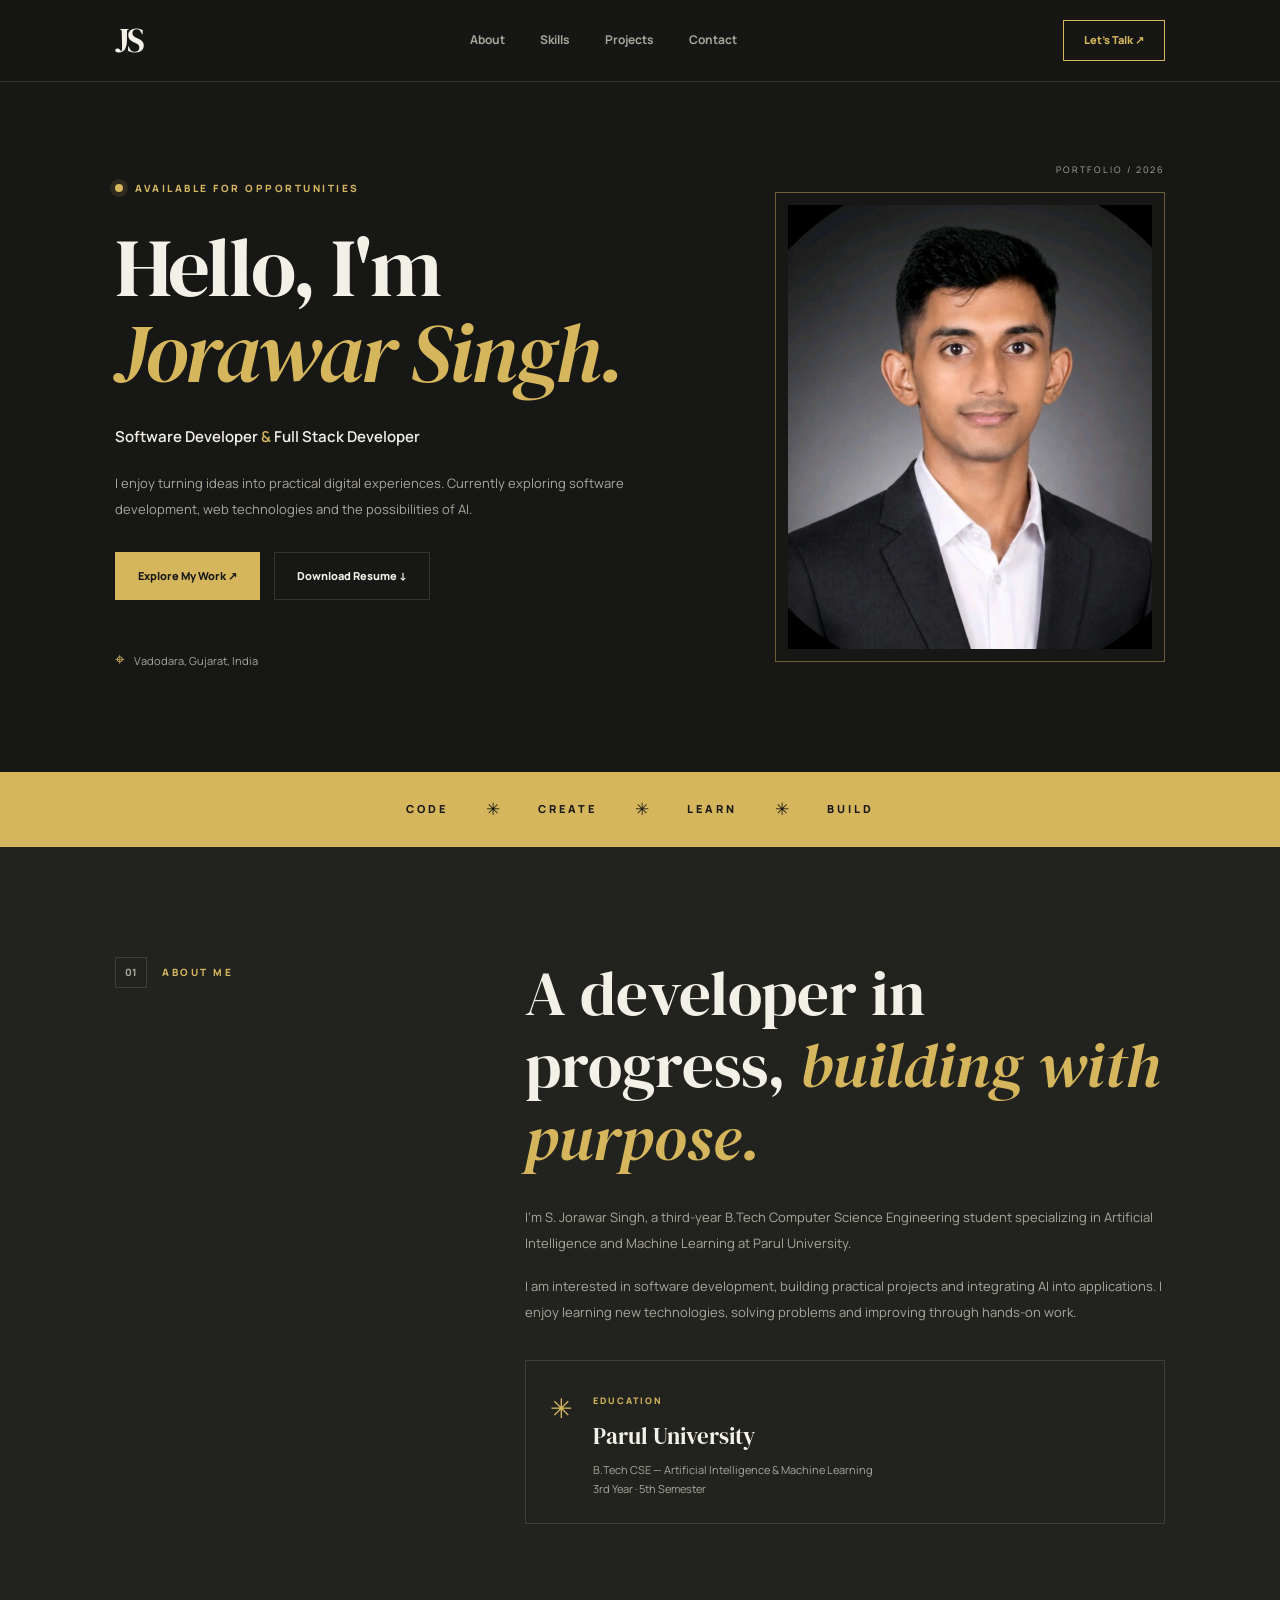
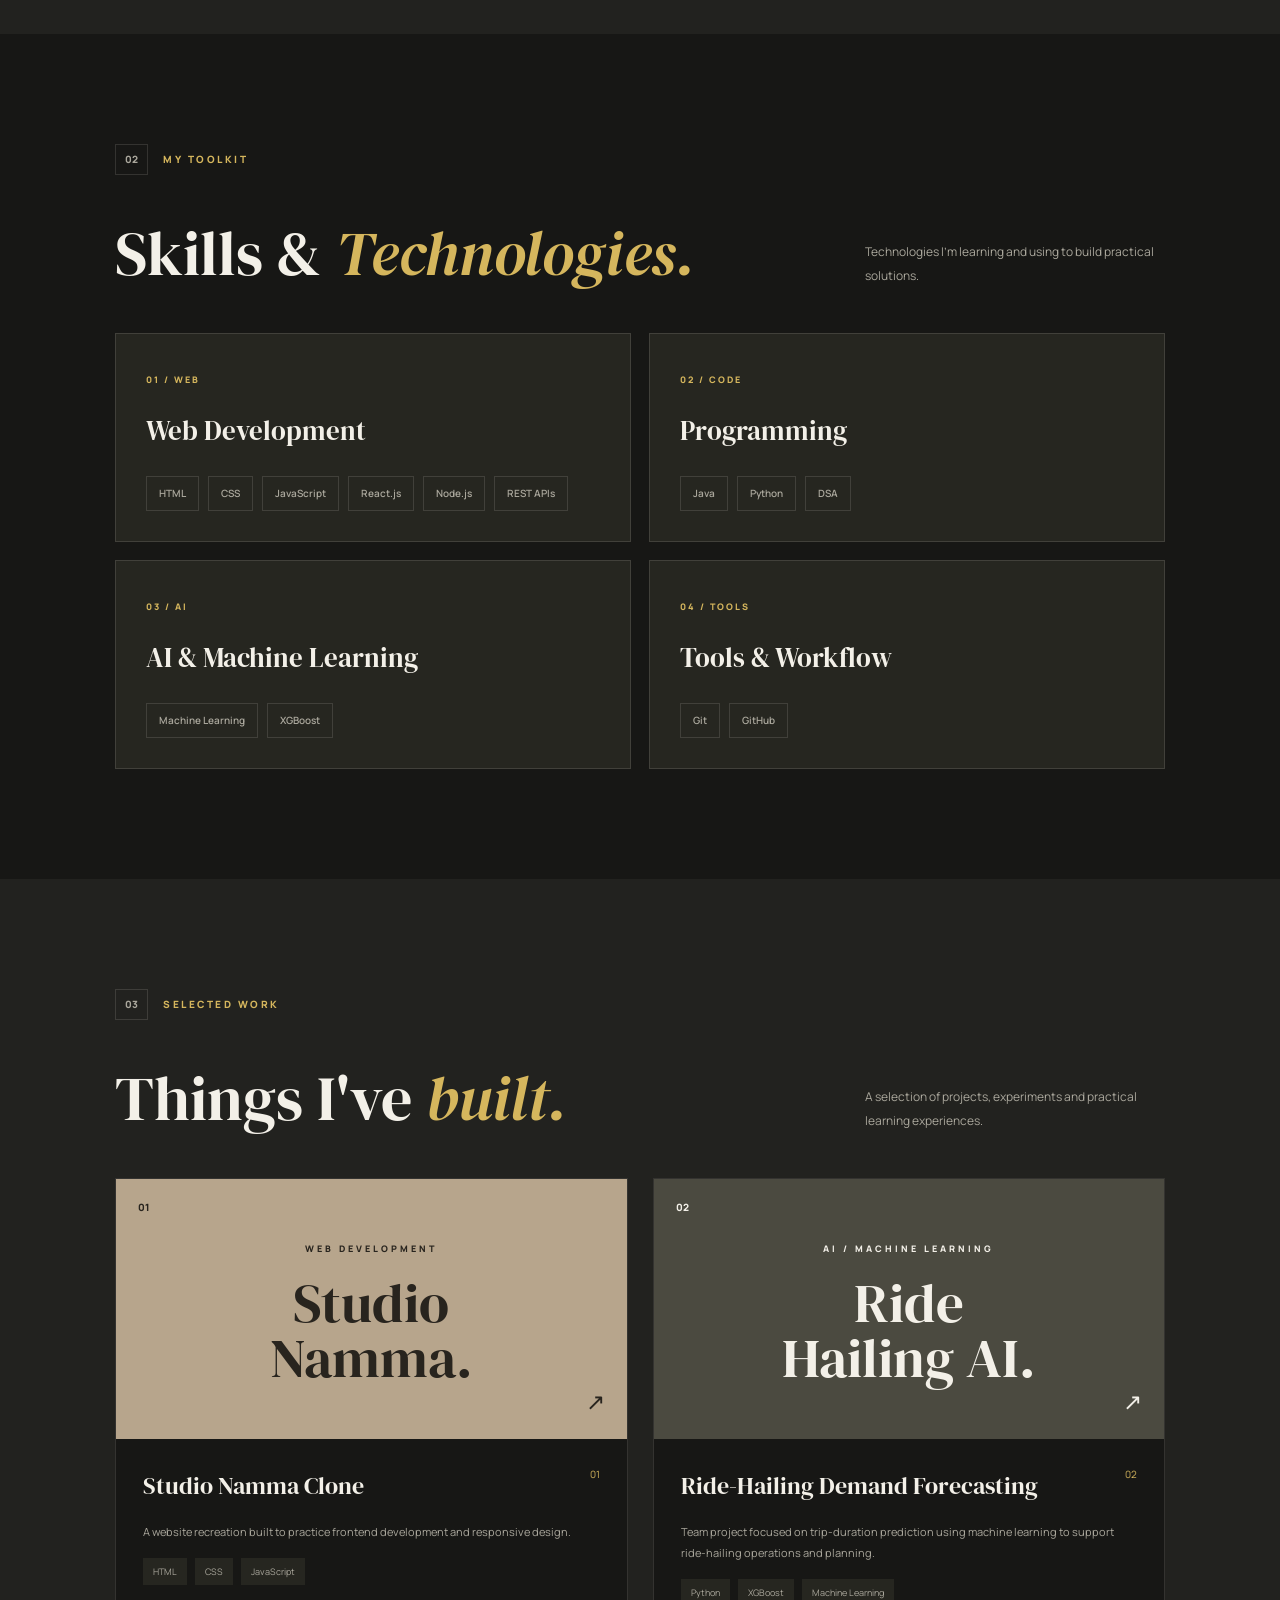
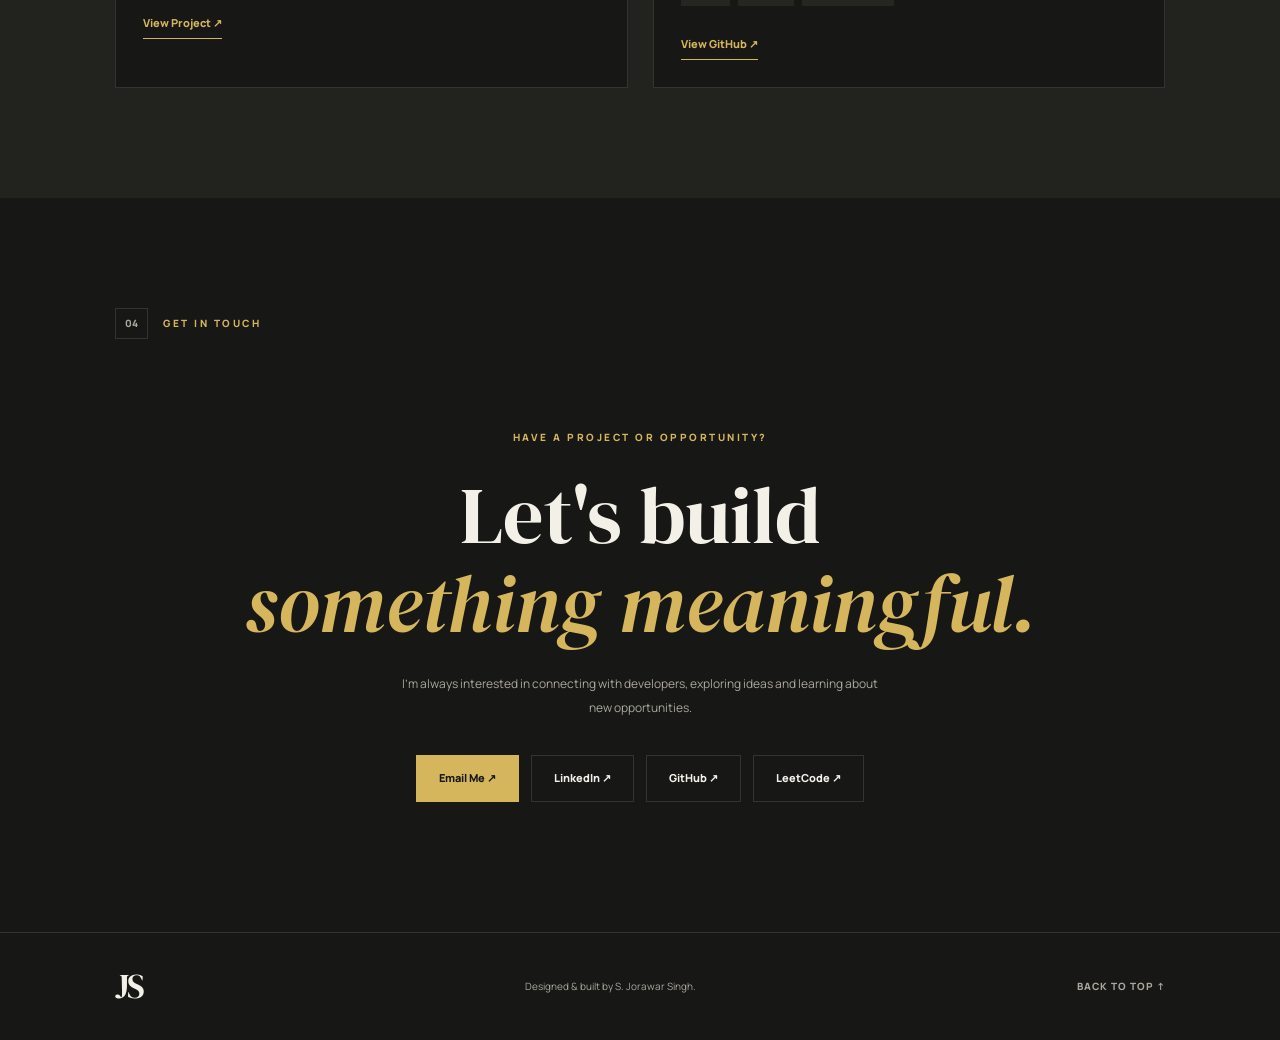
<file: WebDev-L1-PersonalPortfolio/index.html>
<!DOCTYPE html>
<html lang="en">

<head>
    <meta charset="UTF-8">
    <meta name="viewport" content="width=device-width, initial-scale=1.0">

    <title>Jorawar Singh</title>
    <meta name="description" content="Portfolio of S. Jorawar Singh, Software Developer and Full Stack Developer.">

    <link rel="preconnect" href="https://fonts.googleapis.com">
    <link rel="preconnect" href="https://fonts.gstatic.com" crossorigin>
    <link
        href="https://fonts.googleapis.com/css2?family=DM+Serif+Display&family=Manrope:wght@400;500;600;700;800&display=swap"
        rel="stylesheet">

    <link rel="stylesheet" href="style.css">
</head>

<body>
    <header class="navbar">
        <a href="#home" class="logo">JS</a>

        <nav>
            <a href="#about">About</a>
            <a href="#skills">Skills</a>
            <a href="#projects">Projects</a>
            <a href="#contact">Contact</a>
        </nav>

        <a href="#contact" class="nav-cta">Let's Talk ↗</a>
    </header>


    <main>
        <section class="hero" id="home">

            <div class="hero-content">

                <p class="eyebrow">
                    <span class="status-dot"></span>
                    AVAILABLE FOR OPPORTUNITIES
                </p>

                <h1>
                    Hello, I'm<br>
                    <span>Jorawar Singh.</span>
                </h1>

                <h2>Software Developer <span>&</span> Full Stack Developer</h2>

                <p class="hero-description">
                    I enjoy turning ideas into practical digital experiences.
                    Currently exploring software development, web technologies
                    and the possibilities of AI.
                </p>

                <div class="hero-buttons">
                    <a href="#projects" class="btn btn-primary">
                        Explore My Work ↗
                    </a>
                    <a href="https://drive.google.com/file/d/1i-O1LD1-Oi4pot8X6apBgEl1B7J8UtEw/view?usp=drive_link"
                        class="btn btn-outline" target="_blank">
                        Download Resume ↓
                    </a>
                </div>

                <div class="hero-location">
                    <span>⌖</span>
                    Vadodara, Gujarat, India
                </div>

            </div>

            <div class="hero-photo-area">

                <div class="photo-frame">

                    <img src="assets/Profile.png" alt="Jorawar Singh">
                </div>
                <div class="photo-index">PORTFOLIO / 2026</div>

            </div>

        </section>
        <section class="intro-strip">
            <p>CODE</p>
            <span>✳</span>
            <p>CREATE</p>
            <span>✳</span>
            <p>LEARN</p>
            <span>✳</span>
            <p>BUILD</p>
        </section>

        <section class="about section-padding" id="about">

            <div class="section-label">
                <span>01</span>
                ABOUT ME
            </div>

            <div class="about-content">

                <h2>
                    A developer in progress,
                    <span>building with purpose.</span>
                </h2>

                <div class="about-text">
                    <p>
                        I'm S. Jorawar Singh, a third-year B.Tech Computer
                        Science Engineering student specializing in
                        Artificial Intelligence and Machine Learning
                        at Parul University.
                    </p>

                    <p>
                        I am interested in software development, building
                        practical projects and integrating AI into
                        applications. I enjoy learning new technologies,
                        solving problems and improving through hands-on work.
                    </p>
                </div>

                <div class="education-card">
                    <div class="education-icon">✳</div>

                    <div>
                        <span>EDUCATION</span>
                        <h3>Parul University</h3>
                        <p>B.Tech CSE — Artificial Intelligence & Machine Learning</p>
                        <p>3rd Year · 5th Semester</p>
                    </div>
                </div>

            </div>

        </section>

        <section class="skills section-padding" id="skills">

            <div class="section-label">
                <span>02</span>
                MY TOOLKIT
            </div>

            <div class="section-title-row">
                <h2>Skills & <span>Technologies.</span></h2>
                <p>
                    Technologies I'm learning and using
                    to build practical solutions.
                </p>
            </div>


            <div class="skills-grid">

                <article class="skill-card">
                    <span class="skill-number">01 / WEB</span>
                    <h3>Web Development</h3>
                    <div class="skill-tags">
                        <span>HTML</span>
                        <span>CSS</span>
                        <span>JavaScript</span>
                        <span>React.js</span>
                        <span>Node.js</span>
                        <span>REST APIs</span>
                    </div>
                </article>


                <article class="skill-card">
                    <span class="skill-number">02 / CODE</span>
                    <h3>Programming</h3>
                    <div class="skill-tags">
                        <span>Java</span>
                        <span>Python</span>
                        <span>DSA</span>
                    </div>
                </article>


                <article class="skill-card">
                    <span class="skill-number">03 / AI</span>
                    <h3>AI & Machine Learning</h3>
                    <div class="skill-tags">
                        <span>Machine Learning</span>
                        <span>XGBoost</span>
                    </div>
                </article>


                <article class="skill-card">
                    <span class="skill-number">04 / TOOLS</span>
                    <h3>Tools & Workflow</h3>
                    <div class="skill-tags">
                        <span>Git</span>
                        <span>GitHub</span>
                    </div>
                </article>

            </div>

        </section>
        <section class="projects section-padding" id="projects">

            <div class="section-label">
                <span>03</span>
                SELECTED WORK
            </div>

            <div class="section-title-row">
                <h2>Things I've <span>built.</span></h2>
                <p>
                    A selection of projects, experiments
                    and practical learning experiences.
                </p>
            </div>


            <div class="project-grid">

                <article class="project-card">

                    <div class="project-visual project-one">
                        <span class="project-index">01</span>
                        <div class="project-visual-text">
                            <span>WEB DEVELOPMENT</span>
                            <h3>Studio<br>Namma.</h3>
                        </div>
                        <span class="project-arrow">↗</span>
                    </div>

                    <div class="project-details">
                        <div class="project-heading">
                            <h3>Studio Namma Clone</h3>
                            <span>01</span>
                        </div>

                        <p>
                            A website recreation built to practice
                            frontend development and responsive design.
                        </p>

                        <div class="project-tech">
                            <span>HTML</span>
                            <span>CSS</span>
                            <span>JavaScript</span>
                        </div>

                        <a href="https://studio-namma-clone-chi.vercel.app/" target="_blank" rel="noopener noreferrer"
                            class="project-link">
                            View Project ↗
                        </a>
                    </div>

                </article>


                <!-- PROJECT 2 -->
                <article class="project-card">

                    <div class="project-visual project-two">
                        <span class="project-index">02</span>
                        <div class="project-visual-text">
                            <span>AI / MACHINE LEARNING</span>
                            <h3>Ride<br>Hailing AI.</h3>
                        </div>
                        <span class="project-arrow">↗</span>
                    </div>

                    <div class="project-details">
                        <div class="project-heading">
                            <h3>Ride-Hailing Demand Forecasting</h3>
                            <span>02</span>
                        </div>

                        <p>
                            Team project focused on trip-duration prediction
                            using machine learning to support ride-hailing
                            operations and planning.
                        </p>

                        <div class="project-tech">
                            <span>Python</span>
                            <span>XGBoost</span>
                            <span>Machine Learning</span>
                        </div>

                        <a href="https://github.com/AryanJha05/Ride-Hailing-AI" target="_blank"
                            rel="noopener noreferrer" class="project-link">
                            View GitHub ↗
                        </a>
                    </div>

                </article>


            </div>

        </section>

        <section class="contact section-padding" id="contact">

            <div class="section-label">
                <span>04</span>
                GET IN TOUCH
            </div>

            <div class="contact-content">

                <p class="eyebrow">HAVE A PROJECT OR OPPORTUNITY?</p>

                <h2>
                    Let's build<br>
                    <span>something meaningful.</span>
                </h2>

                <p class="contact-description">
                    I'm always interested in connecting with developers,
                    exploring ideas and learning about new opportunities.
                </p>

                <div class="contact-buttons">

                    <a href="mailto:joravarsingh2546@gmail.com" class="contact-btn contact-primary">
                        Email Me ↗
                    </a>

                    <a href="https://www.linkedin.com/in/s-jorawar-singh-72a465301/" target="_blank"
                        rel="noopener noreferrer" class="contact-btn">
                        LinkedIn ↗
                    </a>

                    <a href="https://github.com/JORAWAR128" target="_blank" rel="noopener noreferrer"
                        class="contact-btn">
                        GitHub ↗
                    </a>

                    <a href="https://leetcode.com/u/Jorawar_Singh/" target="_blank" rel="noopener noreferrer" class="contact-btn">
                        LeetCode ↗
                    </a>

                </div>

            </div>

        </section>

    </main>

    <footer class="footer">

        <a href="#home" class="logo">JS</a>

        <p>Designed & built by S. Jorawar Singh.</p>

        <a href="#home" class="back-top">BACK TO TOP ↑</a>

    </footer>

</body>

</html>
</file>
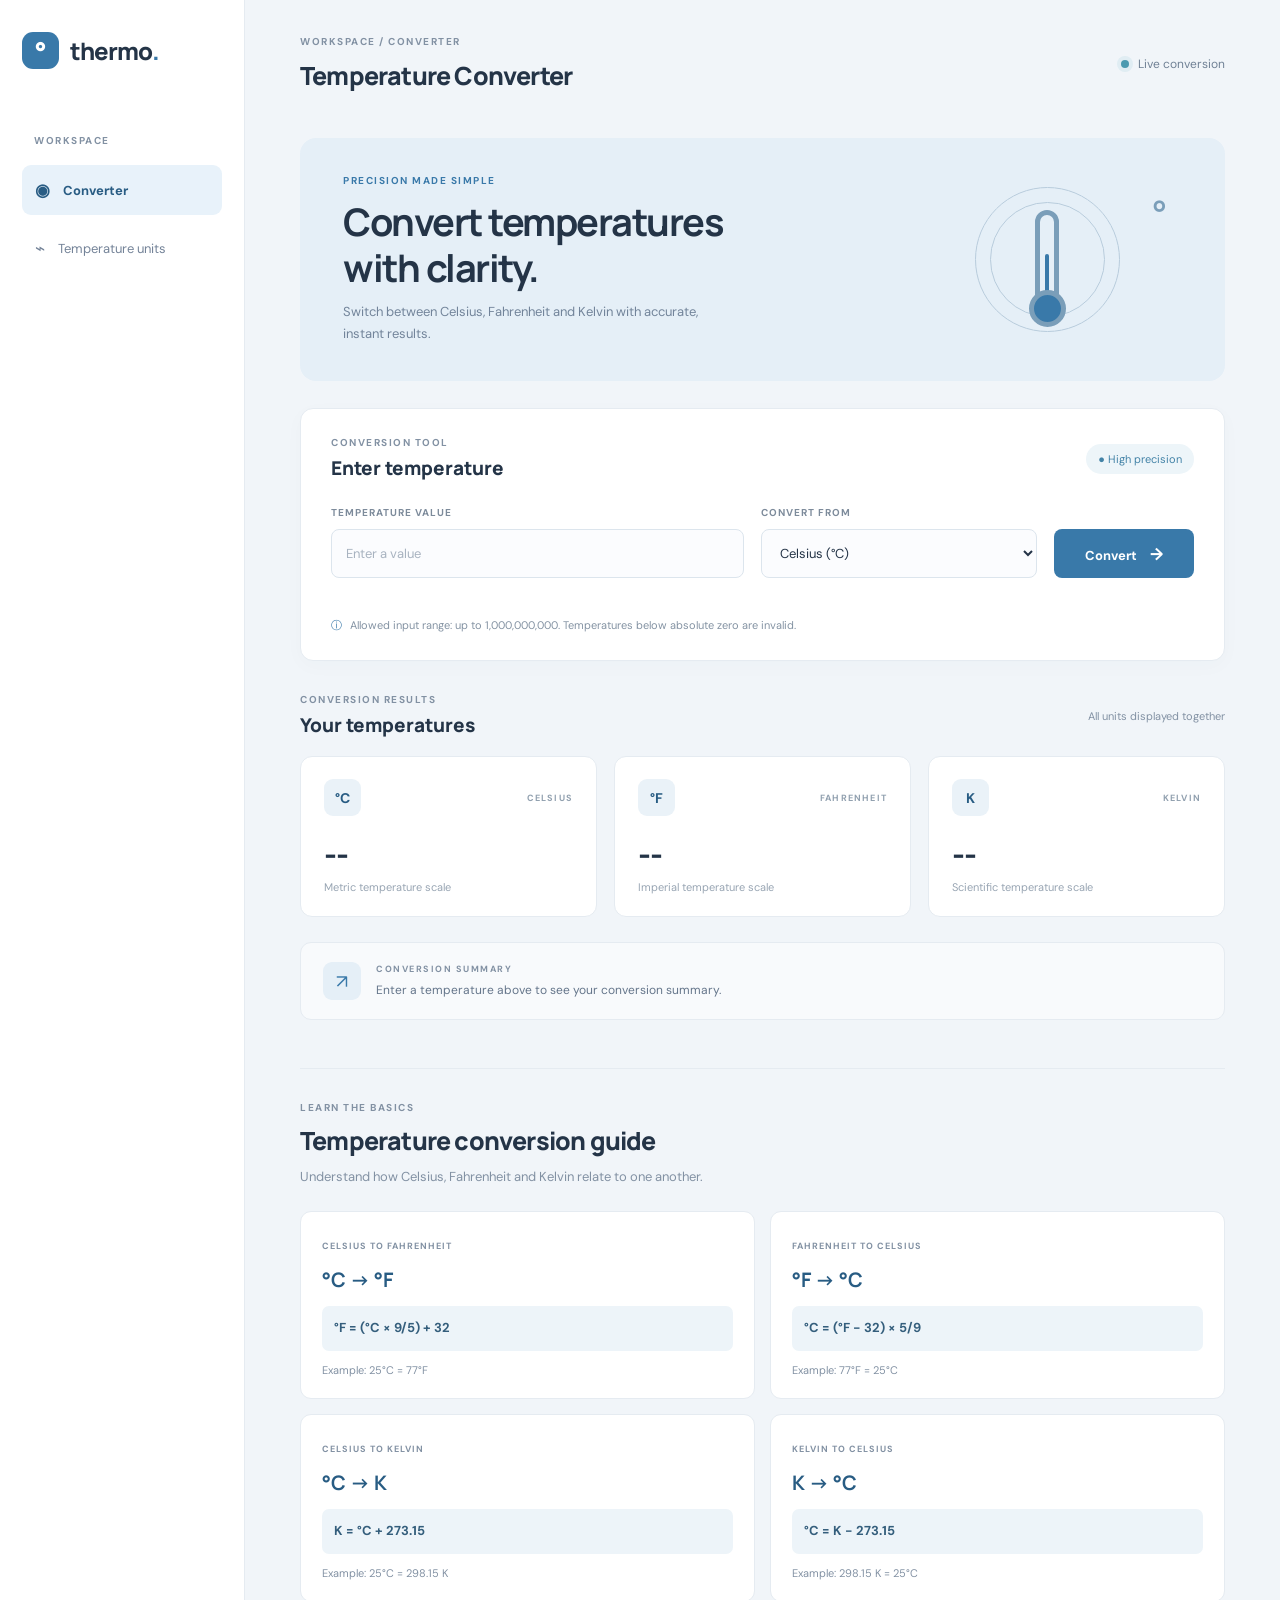
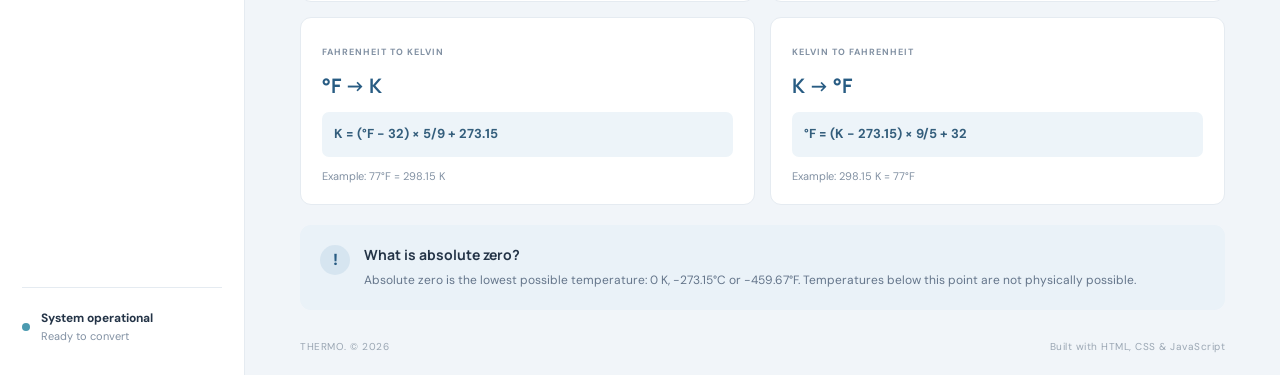
<file: WebDev-L1-TemperatureConverterWebsite/index.html>
<!DOCTYPE html>
<html lang="en">
<head>
    <meta charset="UTF-8">
    <meta name="viewport" content="width=device-width, initial-scale=1.0">
    <meta name="description" content="Convert temperatures between Celsius, Fahrenheit and Kelvin with a responsive temperature converter.">
    <title>Thermo | Temperature Converter</title>

    <link rel="preconnect" href="https://fonts.googleapis.com">
    <link rel="preconnect" href="https://fonts.gstatic.com" crossorigin>
    <link href="https://fonts.googleapis.com/css2?family=DM+Sans:wght@400;500;600;700&family=Manrope:wght@400;500;600;700;800&display=swap" rel="stylesheet">

    <link rel="stylesheet" href="style.css">
</head>
<body>

    <div class="dashboard">

        <aside class="sidebar">
            <a href="#top" class="brand">
                <div class="brand-icon">°</div>
                <span>thermo<span class="brand-dot">.</span></span>
            </a>

            <div class="sidebar-content">
                <p class="sidebar-label">WORKSPACE</p>

                <a href="#top" class="nav-item active">
                    <span class="nav-icon">◉</span>
                    <span>Converter</span>
                </a>

                <a href="#conversion-guide" class="nav-item">
                    <span class="nav-icon">⌁</span>
                    <span>Temperature units</span>
                </a>
            </div>

            <div class="sidebar-bottom">
                <div class="status-indicator"></div>
                <div>
                    <p class="status-title">System operational</p>
                    <p class="status-subtitle">Ready to convert</p>
                </div>
            </div>
        </aside>

        <main class="main-content" id="top">

            <header class="topbar">
                <div>
                    <p class="breadcrumb">WORKSPACE / CONVERTER</p>
                    <h1>Temperature Converter</h1>
                </div>

                <div class="topbar-right">
                    <div class="live-indicator"></div>
                    <span>Live conversion</span>
                </div>
            </header>

            <section class="welcome-section">
                <div>
                    <p class="eyebrow">PRECISION MADE SIMPLE</p>
                    <h2>Convert temperatures<br>with clarity.</h2>
                    <p class="welcome-description">
                        Switch between Celsius, Fahrenheit and Kelvin
                        with accurate, instant results.
                    </p>
                </div>

                <div class="temperature-illustration" aria-hidden="true">
                    <div class="thermometer">
                        <div class="thermometer-line"></div>
                        <div class="thermometer-bulb"></div>
                    </div>
                    <div class="illustration-circle circle-one"></div>
                    <div class="illustration-circle circle-two"></div>
                    <span class="degree-symbol">°</span>
                </div>
            </section>

            <section class="converter-card" aria-labelledby="converter-heading">

                <div class="section-heading">
                    <div>
                        <p class="section-label">CONVERSION TOOL</p>
                        <h3 id="converter-heading">Enter temperature</h3>
                    </div>
                    <span class="precision-tag">● High precision</span>
                </div>

                <div class="input-layout">

                    <div class="input-group">
                        <label for="temperatureInput">TEMPERATURE VALUE</label>

                        <input
                            type="number"
                            id="temperatureInput"
                            placeholder="Enter a value"
                            step="any"
                            max="1000000000"
                            aria-describedby="inputHelp errorMessage"
                        >
                    </div>

                    <div class="input-group">
                        <label for="unitSelect">CONVERT FROM</label>

                        <select id="unitSelect">
                            <option value="C">Celsius (°C)</option>
                            <option value="F">Fahrenheit (°F)</option>
                            <option value="K">Kelvin (K)</option>
                        </select>
                    </div>

                    <button id="convertButton" class="convert-button" type="button">
                        Convert <span>→</span>
                    </button>

                </div>

                <p id="errorMessage" class="error-message" role="alert" aria-live="polite"></p>

                <div class="input-note" id="inputHelp">
                    <span>ⓘ</span>
                    Allowed input range: up to 1,000,000,000. Temperatures below absolute zero are invalid.
                </div>

            </section>

            <section class="results-section" aria-labelledby="results-heading">

                <div class="results-heading">
                    <div>
                        <p class="section-label">CONVERSION RESULTS</p>
                        <h3 id="results-heading">Your temperatures</h3>
                    </div>
                    <span class="results-caption">All units displayed together</span>
                </div>

                <div class="result-grid">

                    <div class="result-card">
                        <div class="result-top">
                            <span class="unit-icon">°C</span>
                            <span class="result-unit">CELSIUS</span>
                        </div>
                        <p class="result-value" id="celsiusResult">--</p>
                        <p class="result-description">Metric temperature scale</p>
                    </div>

                    <div class="result-card">
                        <div class="result-top">
                            <span class="unit-icon">°F</span>
                            <span class="result-unit">FAHRENHEIT</span>
                        </div>
                        <p class="result-value" id="fahrenheitResult">--</p>
                        <p class="result-description">Imperial temperature scale</p>
                    </div>

                    <div class="result-card">
                        <div class="result-top">
                            <span class="unit-icon">K</span>
                            <span class="result-unit">KELVIN</span>
                        </div>
                        <p class="result-value" id="kelvinResult">--</p>
                        <p class="result-description">Scientific temperature scale</p>
                    </div>

                </div>

            </section>

            <section class="summary-card">
                <div class="summary-icon">↗</div>

                <div class="summary-content">
                    <p class="section-label">CONVERSION SUMMARY</p>
                    <p id="summaryText" aria-live="polite">
                        Enter a temperature above to see your conversion summary.
                    </p>
                </div>
            </section>

            <!-- Temperature conversion reference -->
            <section class="conversion-guide" id="conversion-guide">

                <div class="guide-heading">
                    <p class="section-label">LEARN THE BASICS</p>
                    <h2>Temperature conversion guide</h2>
                    <p>
                        Understand how Celsius, Fahrenheit and Kelvin
                        relate to one another.
                    </p>
                </div>

                <div class="formula-grid">

                    <article class="formula-card">
                        <span class="formula-label">CELSIUS TO FAHRENHEIT</span>
                        <h3>°C → °F</h3>
                        <p class="formula">°F = (°C × 9/5) + 32</p>
                        <p class="formula-example">Example: 25°C = 77°F</p>
                    </article>

                    <article class="formula-card">
                        <span class="formula-label">FAHRENHEIT TO CELSIUS</span>
                        <h3>°F → °C</h3>
                        <p class="formula">°C = (°F − 32) × 5/9</p>
                        <p class="formula-example">Example: 77°F = 25°C</p>
                    </article>

                    <article class="formula-card">
                        <span class="formula-label">CELSIUS TO KELVIN</span>
                        <h3>°C → K</h3>
                        <p class="formula">K = °C + 273.15</p>
                        <p class="formula-example">Example: 25°C = 298.15 K</p>
                    </article>

                    <article class="formula-card">
                        <span class="formula-label">KELVIN TO CELSIUS</span>
                        <h3>K → °C</h3>
                        <p class="formula">°C = K − 273.15</p>
                        <p class="formula-example">Example: 298.15 K = 25°C</p>
                    </article>

                    <article class="formula-card">
                        <span class="formula-label">FAHRENHEIT TO KELVIN</span>
                        <h3>°F → K</h3>
                        <p class="formula">K = (°F − 32) × 5/9 + 273.15</p>
                        <p class="formula-example">Example: 77°F = 298.15 K</p>
                    </article>

                    <article class="formula-card">
                        <span class="formula-label">KELVIN TO FAHRENHEIT</span>
                        <h3>K → °F</h3>
                        <p class="formula">°F = (K − 273.15) × 9/5 + 32</p>
                        <p class="formula-example">Example: 298.15 K = 77°F</p>
                    </article>

                </div>

                <div class="absolute-zero-note">
                    <span class="zero-icon">!</span>
                    <div>
                        <h3>What is absolute zero?</h3>
                        <p>
                            Absolute zero is the lowest possible temperature:
                            0 K, −273.15°C or −459.67°F.
                            Temperatures below this point are not physically possible.
                        </p>
                    </div>
                </div>

            </section>

            <footer class="footer">
                <span>THERMO. &copy; 2026</span>
                <span>Built with HTML, CSS & JavaScript</span>
            </footer>

        </main>
    </div>

    <script src="script.js"></script>
</body>
</html>
</file>
<file: WebDev-L1-PersonalPortfolio/style.css>
:root {
    --black: #171715;
    --black-soft: #22221F;
    --card: #262620;
    --cream: #F3F0E8;
    --muted: #AAA79C;
    --yellow: #D5B65D;
    --border: rgba(243, 240, 232, 0.13);
}

* {
    margin: 0;
    padding: 0;
    box-sizing: border-box;
}

html {
    scroll-behavior: smooth;
    scroll-padding-top: 90px;
}

body {
    font-family: 'Manrope', sans-serif;
    background: var(--black);
    color: var(--cream);
    line-height: 1.7;
    overflow-x: hidden;
}

a {
    text-decoration: none;
    color: inherit;
}

button,
a {
    cursor: pointer;
}

::selection {
    background: var(--yellow);
    color: var(--black);
}

.navbar {
    min-height: 82px;
    padding: 0 9%;
    display: flex;
    align-items: center;
    justify-content: space-between;
    background: rgba(23, 23, 21, 0.96);
    border-bottom: 1px solid var(--border);
    position: sticky;
    top: 0;
    z-index: 100;
    backdrop-filter: blur(12px);
}

.logo {
    font-family: 'DM Serif Display', serif;
    font-size: 34px;
    letter-spacing: -2px;
    color: var(--cream);
}

.logo span {
    color: var(--yellow);
}

.navbar nav {
    display: flex;
    gap: 35px;
}

.navbar nav a {
    color: var(--muted);
    font-size: 12px;
    font-weight: 700;
    transition: color 0.3s ease;
}

.navbar nav a:hover {
    color: var(--yellow);
}

.nav-cta {
    border: 1px solid var(--yellow);
    padding: 10px 20px;
    color: var(--yellow);
    font-size: 11px;
    font-weight: 800;
    transition: 0.3s ease;
}

.nav-cta:hover {
    background: var(--yellow);
    color: var(--black);
}

.hero {
    min-height: 690px;
    padding: 90px 9%;
    display: grid;
    grid-template-columns: 1.15fr 0.85fr;
    align-items: center;
    gap: 75px;
}

.hero-content {
    animation: fade-up 0.9s ease both;
}

.eyebrow {
    color: var(--yellow);
    font-size: 10px;
    letter-spacing: 2.5px;
    font-weight: 800;
}

.hero .eyebrow {
    display: flex;
    align-items: center;
    gap: 12px;
    margin-bottom: 28px;
}

.status-dot {
    width: 8px;
    height: 8px;
    background: var(--yellow);
    border-radius: 50%;
    box-shadow: 0 0 0 5px rgba(213, 182, 93, 0.12);
}

.hero h1 {
    font-family: 'DM Serif Display', serif;
    font-size: clamp(60px, 6.5vw, 88px);
    font-weight: 400;
    line-height: 1.03;
    letter-spacing: -2px;
}

.hero h1 span {
    color: var(--yellow);
    font-style: italic;
}

.hero h2 {
    font-size: 15px;
    font-weight: 600;
    margin-top: 28px;
}

.hero h2 span {
    color: var(--yellow);
}

.hero-description {
    color: var(--muted);
    max-width: 510px;
    font-size: 13px;
    line-height: 2;
    margin: 20px 0 30px;
}

.hero-buttons {
    display: flex;
    flex-wrap: wrap;
    gap: 14px;
}

.btn {
    display: inline-block;
    padding: 14px 22px;
    font-size: 11px;
    font-weight: 800;
    transition: 0.3s ease;
}

.btn-primary {
    background: var(--yellow);
    color: var(--black);
    border: 1px solid var(--yellow);
}

.btn-primary:hover {
    background: transparent;
    color: var(--yellow);
    transform: translateY(-4px);
}

.btn-outline {
    border: 1px solid var(--border);
    color: var(--cream);
}

.btn-outline:hover {
    border-color: var(--yellow);
    color: var(--yellow);
    transform: translateY(-4px);
}

.hero-location {
    color: var(--muted);
    font-size: 11px;
    margin-top: 45px;
}

.hero-location span {
    color: var(--yellow);
    font-size: 17px;
    margin-right: 7px;
}

.hero-photo-area {
    position: relative;
    max-width: 390px;
    width: 100%;
    margin-left: auto;
    animation: fade-up 1s ease 0.2s both;
}

.photo-frame {
    height: 470px;
    padding: 12px;
    border: 1px solid rgba(213, 182, 93, 0.45);
    position: relative;
}

.photo-placeholder {
    height: 100%;
    background: #302F29;
    display: flex;
    flex-direction: column;
    align-items: center;
    justify-content: center;
    position: relative;
    overflow: hidden;
}

.photo-placeholder::before,
.photo-placeholder::after {
    content: "";
    position: absolute;
    width: 220px;
    height: 220px;
    border: 1px solid rgba(213, 182, 93, 0.17);
    border-radius: 50%;
}

.photo-placeholder::after {
    width: 300px;
    height: 300px;
}

.photo-initials {
    font-family: 'DM Serif Display', serif;
    font-size: 115px;
    color: var(--yellow);
    z-index: 1;
}

.photo-caption {
    font-size: 9px;
    letter-spacing: 3px;
    color: var(--muted);
    z-index: 1;
}

.photo-frame img {
    width: 100%;
    height: 100%;
    object-fit: cover;
}

.photo-tag {
    position: absolute;
    bottom: 45px;
    left: -55px;
    display: flex;
    align-items: center;
    gap: 13px;
    padding: 17px 22px;
    background: var(--cream);
    color: var(--black);
    box-shadow: 0 12px 35px rgba(0, 0, 0, 0.3);
    animation: float 4s ease-in-out infinite;
}

.tag-symbol {
    color: #9A7D35;
    font-size: 29px;
}

.photo-tag strong {
    font-size: 11px;
}

.photo-tag p {
    font-size: 10px;
    color: #77736A;
}

.photo-index {
    position: absolute;
    right: 0;
    top: -30px;
    font-size: 9px;
    letter-spacing: 2px;
    color: var(--muted);
}

.intro-strip {
    display: flex;
    align-items: center;
    justify-content: center;
    flex-wrap: wrap;
    gap: 38px;
    padding: 23px 8%;
    background: var(--yellow);
    color: var(--black);
}

.intro-strip p {
    font-size: 11px;
    font-weight: 800;
    letter-spacing: 3px;
}

.intro-strip span {
    font-size: 17px;
}

.section-padding {
    padding: 110px 9%;
}

.section-label {
    display: flex;
    align-items: center;
    gap: 15px;
    margin-bottom: 45px;
    color: var(--yellow);
    font-size: 10px;
    letter-spacing: 2.5px;
    font-weight: 800;
}

.section-label span {
    color: var(--muted);
    border: 1px solid var(--border);
    padding: 6px 9px;
    letter-spacing: 0;
}

.section-title-row {
    display: flex;
    justify-content: space-between;
    align-items: end;
    gap: 30px;
    margin-bottom: 45px;
}

.section-title-row h2 {
    font-family: 'DM Serif Display', serif;
    font-size: clamp(42px, 5vw, 62px);
    font-weight: 400;
    line-height: 1.1;
}

.section-title-row h2 span {
    color: var(--yellow);
    font-style: italic;
}

.section-title-row>p {
    max-width: 300px;
    color: var(--muted);
    font-size: 12px;
    line-height: 2;
}

.about {
    display: grid;
    grid-template-columns: 0.7fr 1.3fr;
    gap: 65px;
    background: var(--black-soft);
}

.about .section-label {
    align-self: start;
}

.about-content h2 {
    max-width: 720px;
    font-family: 'DM Serif Display', serif;
    font-size: clamp(43px, 5vw, 63px);
    font-weight: 400;
    line-height: 1.15;
    margin-bottom: 30px;
}

.about-content h2 span {
    color: var(--yellow);
    font-style: italic;
}

.about-text {
    max-width: 700px;
}

.about-text p {
    color: var(--muted);
    font-size: 13px;
    line-height: 2;
    margin-bottom: 17px;
}

.education-card {
    display: flex;
    gap: 20px;
    align-items: flex-start;
    padding: 24px;
    margin-top: 35px;
    border: 1px solid var(--border);
    max-width: 650px;
    transition: border-color 0.3s ease;
}

.education-card:hover {
    border-color: var(--yellow);
}

.education-icon {
    font-size: 27px;
    color: var(--yellow);
}

.education-card span {
    font-size: 9px;
    letter-spacing: 2px;
    color: var(--yellow);
    font-weight: 800;
}

.education-card h3 {
    font-family: 'DM Serif Display', serif;
    font-size: 23px;
    font-weight: 400;
    margin: 5px 0;
}

.education-card p {
    color: var(--muted);
    font-size: 11px;
}

.skills {
    background: var(--black);
}

.skills-grid {
    display: grid;
    grid-template-columns: repeat(2, minmax(0, 1fr));
    gap: 18px;
}

.skill-card {
    background: var(--card);
    padding: 30px;
    border: 1px solid var(--border);
    transition: transform 0.35s ease, border-color 0.35s ease;
}

.skill-card:hover {
    transform: translateY(-7px);
    border-color: var(--yellow);
}

.skill-number {
    font-size: 9px;
    letter-spacing: 2px;
    color: var(--yellow);
    font-weight: 800;
}

.skill-card h3 {
    font-family: 'DM Serif Display', serif;
    font-size: 27px;
    font-weight: 400;
    margin: 17px 0 22px;
}

.skill-tags {
    display: flex;
    flex-wrap: wrap;
    gap: 9px;
}

.skill-tags span {
    border: 1px solid var(--border);
    color: var(--muted);
    padding: 8px 12px;
    font-size: 10px;
    font-weight: 600;
    transition: 0.3s ease;
}

.skill-tags span:hover {
    background: var(--yellow);
    color: var(--black);
    border-color: var(--yellow);
}

.projects {
    background: var(--black-soft);
}

.project-grid {
    display: grid;
    grid-template-columns: repeat(2, minmax(0, 1fr));
    gap: 25px;
}

.project-card {
    border: 1px solid var(--border);
    background: var(--black);
    transition: transform 0.35s ease, border-color 0.35s ease;
}

.project-card:hover {
    transform: translateY(-7px);
    border-color: var(--yellow);
}

.project-visual {
    height: 260px;
    position: relative;
    padding: 25px;
    overflow: hidden;
    display: flex;
    align-items: center;
    justify-content: center;
}


.project-one {
    background: #B7A58C;
    color: #28241E;
}

.project-two {
    background: #4B4A40;
    color: #F3F0E8;
}

.project-three {
    background: #77705E;
    color: #F3F0E8;
}

.project-index {
    position: absolute;
    top: 20px;
    left: 22px;
    font-size: 10px;
    font-weight: 800;
}

.project-visual-text {
    text-align: center;
    transition: transform 0.4s ease;
}

.project-card:hover .project-visual-text {
    transform: scale(1.06);
}

.project-visual-text>span {
    font-size: 9px;
    font-weight: 800;
    letter-spacing: 3px;
}

.project-visual-text h3 {
    font-family: 'DM Serif Display', serif;
    font-size: 55px;
    font-weight: 400;
    line-height: 1;
    margin-top: 15px;
}

.project-arrow {
    position: absolute;
    right: 22px;
    bottom: 18px;
    font-size: 23px;
}

.project-details {
    padding: 27px;
}

.project-heading {
    display: flex;
    align-items: start;
    justify-content: space-between;
    gap: 15px;
}

.project-heading h3 {
    font-family: 'DM Serif Display', serif;
    font-size: 24px;
    font-weight: 400;
}

.project-heading>span {
    font-size: 10px;
    color: var(--yellow);
}

.project-details>p {
    color: var(--muted);
    font-size: 11px;
    line-height: 1.9;
    margin: 15px 0;
}

.project-tech {
    display: flex;
    flex-wrap: wrap;
    gap: 8px;
    margin-bottom: 23px;
}

.project-tech span {
    font-size: 9px;
    padding: 6px 10px;
    background: var(--card);
    color: var(--muted);
}

.project-link {
    display: inline-block;
    color: var(--yellow);
    font-size: 11px;
    font-weight: 800;
    border-bottom: 1px solid var(--yellow);
    padding-bottom: 5px;
    transition: 0.3s ease;
}

.project-link:hover {
    color: var(--cream);
    border-color: var(--cream);
}


.contact {
    background: var(--black);
    text-align: center;
}

.contact .section-label {
    justify-content: flex-start;
}

.contact-content {
    padding: 45px 20px 20px;
}

.contact-content .eyebrow {
    margin-bottom: 25px;
}

.contact h2 {
    font-family: 'DM Serif Display', serif;
    font-size: clamp(48px, 7vw, 80px);
    font-weight: 400;
    line-height: 1.1;
}

.contact h2 span {
    color: var(--yellow);
    font-style: italic;
}

.contact-description {
    max-width: 490px;
    margin: 25px auto 35px;
    color: var(--muted);
    font-size: 12px;
    line-height: 2;
}

.contact-buttons {
    display: flex;
    justify-content: center;
    flex-wrap: wrap;
    gap: 12px;
}

.contact-btn {
    display: inline-block;
    padding: 13px 22px;
    border: 1px solid var(--border);
    font-size: 11px;
    font-weight: 800;
    transition: 0.3s ease;
}

.contact-btn:hover {
    border-color: var(--yellow);
    color: var(--yellow);
    transform: translateY(-4px);
}

.contact-primary {
    background: var(--yellow);
    border-color: var(--yellow);
    color: var(--black);
}

.contact-primary:hover {
    background: transparent;
    color: var(--yellow);
}

.footer {
    min-height: 100px;
    padding: 25px 9%;
    display: flex;
    align-items: center;
    justify-content: space-between;
    gap: 20px;
    border-top: 1px solid var(--border);
}

.footer p,
.back-top {
    color: var(--muted);
    font-size: 10px;
}

.back-top {
    font-weight: 800;
    letter-spacing: 1px;
    transition: color 0.3s;
}

.back-top:hover {
    color: var(--yellow);
}

@keyframes fade-up {
    from {
        opacity: 0;
        transform: translateY(25px);
    }

    to {
        opacity: 1;
        transform: translateY(0);
    }
}

@keyframes float {

    0%,
    100% {
        transform: translateY(0);
    }

    50% {
        transform: translateY(-10px);
    }
}

a:focus-visible {
    outline: 2px solid var(--yellow);
    outline-offset: 5px;
}

@media (prefers-reduced-motion: reduce) {

    *,
    *::before,
    *::after {
        animation-duration: 0.01ms !important;
        animation-iteration-count: 1 !important;
        scroll-behavior: auto !important;
        transition-duration: 0.01ms !important;
    }
}

@media (max-width: 900px) {

    .navbar {
        padding: 0 6%;
    }

    .hero {
        padding: 75px 6%;
        gap: 35px;
    }

    .hero-photo-area {
        max-width: 330px;
    }

    .photo-frame {
        height: 420px;
    }

    .photo-tag {
        left: -25px;
    }

    .section-padding {
        padding: 85px 6%;
    }

    .about {
        grid-template-columns: 0.45fr 1.55fr;
        gap: 35px;
    }
}

@media (max-width: 650px) {

    .navbar {
        min-height: auto;
        padding: 16px 6%;
        flex-wrap: wrap;
        gap: 15px;
    }

    .navbar nav {
        order: 3;
        width: 100%;
        justify-content: space-between;
        gap: 10px;
    }

    .navbar nav a {
        font-size: 10px;
    }

    .logo {
        font-size: 29px;
    }

    .nav-cta {
        padding: 8px 13px;
        font-size: 10px;
    }

    .hero {
        grid-template-columns: 1fr;
        padding: 65px 7%;
        gap: 60px;
    }

    .hero h1 {
        font-size: clamp(55px, 12vw, 75px);
    }

    .hero-photo-area {
        width: 85%;
        max-width: 340px;
        margin: 0 auto;
    }

    .photo-frame {
        height: 400px;
    }

    .intro-strip {
        gap: 17px;
        padding: 20px 5%;
    }

    .intro-strip p {
        font-size: 9px;
        letter-spacing: 1px;
    }

    .intro-strip span {
        font-size: 12px;
    }

    .section-padding {
        padding: 75px 7%;
    }

    .about {
        grid-template-columns: 1fr;
        gap: 0;
    }

    .about .section-label {
        margin-bottom: 30px;
    }

    .section-title-row {
        display: block;
    }

    .section-title-row>p {
        margin-top: 18px;
    }

    .skills-grid,
    .project-grid {
        grid-template-columns: 1fr;
    }

    .project-visual {
        height: 230px;
    }

    .project-visual-text h3 {
        font-size: 48px;
    }

    .contact-content {
        padding: 20px 0;
    }

    .footer {
        padding: 25px 7%;
        flex-wrap: wrap;
    }
}

@media (max-width: 380px) {

    .navbar nav a {
        font-size: 9px;
    }

    .hero h1 {
        font-size: 49px;
    }

    .hero-buttons {
        flex-direction: column;
        align-items: flex-start;
    }

    .photo-frame {
        height: 340px;
    }

    .section-title-row h2 {
        font-size: 39px;
    }

    .contact h2 {
        font-size: 45px;
    }

    .contact-buttons {
        flex-direction: column;
    }

    .contact-btn {
        width: 100%;
    }
}
</file>
<file: WebDev-L1-TemperatureConverterWebsite/style.css>
:root {
    --background: #f1f5f9;
    --white: #ffffff;
    --primary: #3979a9;
    --primary-dark: #285c83;
    --light-blue: #e8f2fa;
    --text: #243447;
    --muted: #8291a3;
    --border: #e5ebf1;
    --sidebar: #ffffff;
}

* {
    margin: 0;
    padding: 0;
    box-sizing: border-box;
}

body {
    font-family: "DM Sans", sans-serif;
    background: var(--background);
    color: var(--text);
}

.dashboard {
    display: flex;
    min-height: 100vh;
}

/* SIDEBAR */

.sidebar {
    width: 245px;
    background: var(--sidebar);
    border-right: 1px solid var(--border);
    padding: 32px 22px;
    display: flex;
    flex-direction: column;
    flex-shrink: 0;
}

.brand {
    display: flex;
    align-items: center;
    gap: 11px;
    font-family: "Manrope", sans-serif;
    font-size: 24px;
    font-weight: 800;
    letter-spacing: -1px;
    margin-bottom: 65px;
}

.brand-icon {
    width: 37px;
    height: 37px;
    border-radius: 11px;
    background: var(--primary);
    color: white;
    display: grid;
    place-items: center;
    font-size: 26px;
}

.brand-dot {
    color: var(--primary);
}

.sidebar-label,
.section-label,
.eyebrow,
.breadcrumb {
    font-size: 10px;
    font-weight: 700;
    letter-spacing: 1.5px;
    color: var(--muted);
}

.sidebar-label {
    margin: 0 0 18px 12px;
}

.nav-item {
    display: flex;
    align-items: center;
    gap: 13px;
    padding: 14px 13px;
    border-radius: 9px;
    color: #748398;
    font-size: 13px;
    margin-bottom: 8px;
    transition: 0.25s ease;
}

.nav-item:hover {
    background: #f3f7fb;
    color: var(--primary);
}

.nav-item.active {
    background: var(--light-blue);
    color: var(--primary-dark);
    font-weight: 700;
}

.nav-icon {
    font-size: 17px;
}

.sidebar-bottom {
    margin-top: auto;
    border-top: 1px solid var(--border);
    padding-top: 22px;
    display: flex;
    align-items: center;
    gap: 11px;
}

.status-indicator,
.live-indicator {
    width: 8px;
    height: 8px;
    background: #4b9ab0;
    border-radius: 50%;
}

.status-title {
    font-size: 12px;
    font-weight: 700;
}

.status-subtitle {
    color: var(--muted);
    font-size: 11px;
    margin-top: 3px;
}

/* MAIN CONTENT */

.main-content {
    width: 100%;
    max-width: 1500px;
    margin: 0 auto;
    padding: 35px 55px 22px;
}

.topbar {
    display: flex;
    align-items: center;
    justify-content: space-between;
    margin-bottom: 45px;
}

.breadcrumb {
    margin-bottom: 10px;
}

.topbar h1 {
    font-family: "Manrope", sans-serif;
    font-size: 25px;
    font-weight: 800;
    letter-spacing: -0.8px;
}

.topbar-right {
    display: flex;
    align-items: center;
    gap: 9px;
    font-size: 12px;
    color: #708195;
}

.live-indicator {
    box-shadow: 0 0 0 4px #e0edf3;
}

/* WELCOME SECTION */

.welcome-section {
    background: #e5eff7;
    border-radius: 16px;
    padding: 36px 43px;
    min-height: 210px;
    display: flex;
    align-items: center;
    justify-content: space-between;
    overflow: hidden;
    margin-bottom: 27px;
    position: relative;
}

.eyebrow {
    color: var(--primary);
    margin-bottom: 12px;
}

.welcome-section h2 {
    font-family: "Manrope", sans-serif;
    font-size: clamp(27px, 3vw, 38px);
    line-height: 1.2;
    letter-spacing: -1.5px;
    margin-bottom: 11px;
}

.welcome-description {
    color: #72849a;
    font-size: 13px;
    line-height: 1.7;
    max-width: 380px;
}

.temperature-illustration {
    width: 190px;
    height: 150px;
    position: relative;
    display: grid;
    place-items: center;
    margin-right: 40px;
}

.thermometer {
    width: 24px;
    height: 100px;
    border: 5px solid #7a9eb9;
    border-radius: 20px;
    position: relative;
    z-index: 2;
}

.thermometer-line {
    position: absolute;
    bottom: 9px;
    left: 5px;
    width: 4px;
    height: 42px;
    background: #3979a9;
    border-radius: 5px;
}

.thermometer-bulb {
    width: 37px;
    height: 37px;
    background: #3979a9;
    border: 5px solid #7a9eb9;
    border-radius: 50%;
    position: absolute;
    bottom: -22px;
    left: -11px;
}

.illustration-circle {
    position: absolute;
    border: 1px solid #b8ccdc;
    border-radius: 50%;
}

.circle-one {
    width: 145px;
    height: 145px;
}

.circle-two {
    width: 115px;
    height: 115px;
}

.degree-symbol {
    position: absolute;
    right: -25px;
    top: 3px;
    font-size: 43px;
    color: #7a9eb9;
    font-weight: 400;
}

/* CONVERTER CARD */

.converter-card {
    background: var(--white);
    padding: 27px 30px;
    border: 1px solid var(--border);
    border-radius: 13px;
    box-shadow: 0 5px 20px rgba(45, 68, 90, 0.025);
    margin-bottom: 32px;
}

.section-heading,
.results-heading {
    display: flex;
    align-items: center;
    justify-content: space-between;
}

.section-heading {
    margin-bottom: 25px;
}

.section-heading h3,
.results-heading h3 {
    font-family: "Manrope", sans-serif;
    font-size: 19px;
    font-weight: 800;
    margin-top: 6px;
}

.precision-tag {
    color: #4383a7;
    font-size: 11px;
    background: #edf5f9;
    padding: 8px 12px;
    border-radius: 20px;
}

.input-layout {
    display: grid;
    grid-template-columns: 1.5fr 1fr auto;
    gap: 17px;
    align-items: end;
}

.input-group {
    display: flex;
    flex-direction: column;
    gap: 10px;
}

.input-group label {
    color: #7d8b9b;
    font-size: 10px;
    font-weight: 700;
    letter-spacing: 1px;
}

.input-group input,
.input-group select {
    width: 100%;
    height: 49px;
    padding: 0 14px;
    border: 1px solid #dce5ed;
    border-radius: 8px;
    outline: none;
    background: #fbfcfe;
    color: var(--text);
    font-family: inherit;
    font-size: 13px;
    transition: 0.2s ease;
}

.input-group input:focus,
.input-group select:focus {
    border-color: var(--primary);
    box-shadow: 0 0 0 3px rgba(57, 121, 169, 0.1);
}

.input-group input::placeholder {
    color: #a8b3c0;
}

.convert-button {
    height: 49px;
    min-width: 140px;
    border: none;
    border-radius: 8px;
    background: var(--primary);
    color: white;
    font-family: inherit;
    font-size: 13px;
    font-weight: 700;
    cursor: pointer;
    transition: 0.25s ease;
}

.convert-button span {
    margin-left: 10px;
    font-size: 17px;
}

.convert-button:hover {
    background: var(--primary-dark);
    transform: translateY(-2px);
    box-shadow: 0 6px 15px rgba(57, 121, 169, 0.2);
}

.convert-button:active {
    transform: translateY(0);
}

.error-message {
    color: #c34b4b;
    font-size: 12px;
    margin-top: 12px;
    min-height: 16px;
}

.input-note {
    color: #8493a3;
    font-size: 11px;
    margin-top: 12px;
}

.input-note span {
    color: var(--primary);
    margin-right: 5px;
}

/* RESULTS */

.results-section {
    margin-bottom: 25px;
}

.results-heading {
    margin-bottom: 18px;
}

.results-caption {
    color: var(--muted);
    font-size: 11px;
}

.result-grid {
    display: grid;
    grid-template-columns: repeat(3, 1fr);
    gap: 17px;
}

.result-card {
    background: var(--white);
    border: 1px solid var(--border);
    border-radius: 12px;
    padding: 22px 23px;
    min-height: 158px;
    transition: 0.25s ease;
}

.result-card:hover {
    transform: translateY(-4px);
    box-shadow: 0 9px 22px rgba(45, 68, 90, 0.07);
}

.result-top {
    display: flex;
    justify-content: space-between;
    align-items: center;
}

.unit-icon {
    width: 37px;
    height: 37px;
    display: grid;
    place-items: center;
    border-radius: 9px;
    background: #eaf2f8;
    color: var(--primary-dark);
    font-size: 14px;
    font-weight: 700;
}

.result-unit {
    font-size: 9px;
    font-weight: 700;
    letter-spacing: 1.2px;
    color: #91a0af;
}

.result-value {
    font-family: "Manrope", sans-serif;
    font-size: clamp(23px, 2.5vw, 31px);
    font-weight: 800;
    letter-spacing: -1px;
    margin-top: 17px;
    overflow-wrap: anywhere;
}

.result-description {
    font-size: 11px;
    color: #98a5b3;
    margin-top: 5px;
}

/* SUMMARY */

.summary-card {
    background: #f8fafc;
    border: 1px solid var(--border);
    border-radius: 11px;
    padding: 19px 22px;
    display: flex;
    align-items: center;
    gap: 15px;
}

.summary-icon {
    width: 38px;
    height: 38px;
    background: #e5eff7;
    color: var(--primary);
    display: grid;
    place-items: center;
    border-radius: 9px;
    font-size: 19px;
}

.summary-content .section-label {
    font-size: 9px;
    margin-bottom: 6px;
}

.summary-content p:last-child {
    font-size: 12px;
    color: #64758a;
    line-height: 1.6;
}

/* FOOTER */

.footer {
    display: flex;
    justify-content: space-between;
    gap: 12px;
    color: #9aa6b3;
    font-size: 10px;
    letter-spacing: 0.5px;
    margin-top: 30px;
}

/* RESPONSIVE DESIGN */

@media (max-width: 1050px) {
    .main-content {
        padding: 30px;
    }

    .sidebar {
        width: 205px;
    }

    .input-layout {
        grid-template-columns: 1fr 1fr;
    }

    .convert-button {
        grid-column: 1 / -1;
        width: 100%;
    }
}

@media (max-width: 760px) {
    .sidebar {
        display: none;
    }

    .main-content {
        padding: 25px 20px;
    }

    .topbar {
        margin-bottom: 28px;
    }

    .topbar h1 {
        font-size: 21px;
    }

    .topbar-right {
        font-size: 10px;
    }

    .welcome-section {
        padding: 27px 25px;
        min-height: 190px;
    }

    .temperature-illustration {
        margin-right: 10px;
        transform: scale(0.75);
    }

    .welcome-section h2 {
        font-size: 27px;
    }

    .result-grid {
        grid-template-columns: 1fr;
    }

    .result-card {
        min-height: 145px;
    }
}

@media (max-width: 480px) {
    .main-content {
        padding: 20px 15px;
    }

    .topbar-right {
        display: none;
    }

    .welcome-section {
        padding: 25px 20px;
    }

    .temperature-illustration {
        display: none;
    }

    .welcome-section h2 {
        font-size: 26px;
    }

    .welcome-description {
        font-size: 12px;
    }

    .converter-card {
        padding: 22px 17px;
    }

    .section-heading h3,
    .results-heading h3 {
        font-size: 17px;
    }

    .input-layout {
        grid-template-columns: 1fr;
    }

    .convert-button {
        grid-column: auto;
    }

    .precision-tag {
        font-size: 9px;
        padding: 7px 9px;
    }

    .results-caption {
        display: none;
    }

    .footer {
        flex-direction: column;
        line-height: 1.6;
    }
}

/* SIDEBAR LINKS */

.brand {
    text-decoration: none;
    color: var(--text);
}

.nav-item {
    text-decoration: none;
    cursor: pointer;
}

/* SMOOTH NAVIGATION */

html {
    scroll-behavior: smooth;
    scroll-padding-top: 25px;
}

#top,
#conversion-guide {
    scroll-margin-top: 25px;
}

/* CONVERSION GUIDE */

.conversion-guide {
    margin-top: 48px;
    padding-top: 32px;
    border-top: 1px solid var(--border);
}

.guide-heading {
    margin-bottom: 23px;
}

.guide-heading h2 {
    font-family: "Manrope", sans-serif;
    font-size: 25px;
    font-weight: 800;
    letter-spacing: -0.8px;
    margin-top: 9px;
}

.guide-heading > p:last-child {
    font-size: 13px;
    color: var(--muted);
    margin-top: 8px;
    line-height: 1.7;
}

.formula-grid {
    display: grid;
    grid-template-columns: repeat(2, minmax(0, 1fr));
    gap: 15px;
}

.formula-card {
    background: var(--white);
    border: 1px solid var(--border);
    border-radius: 11px;
    padding: 21px;
    transition: 0.25s ease;
}

.formula-card:hover {
    border-color: #b6ccdd;
    transform: translateY(-3px);
    box-shadow: 0 7px 18px rgba(45, 68, 90, 0.05);
}

.formula-label {
    font-size: 9px;
    font-weight: 700;
    letter-spacing: 1px;
    color: var(--muted);
}

.formula-card h3 {
    font-family: "Manrope", sans-serif;
    font-size: 20px;
    margin-top: 12px;
    color: var(--primary-dark);
}

.formula {
    background: #edf4f9;
    color: #345e7c;
    padding: 12px;
    border-radius: 7px;
    margin-top: 13px;
    font-size: 13px;
    font-weight: 700;
    line-height: 1.6;
    overflow-wrap: anywhere;
}

.formula-example {
    color: var(--muted);
    font-size: 11px;
    margin-top: 12px;
}

.absolute-zero-note {
    display: flex;
    align-items: flex-start;
    gap: 14px;
    background: #eaf2f8;
    border-radius: 11px;
    padding: 20px;
    margin-top: 20px;
}

.zero-icon {
    width: 30px;
    height: 30px;
    background: #d6e5f0;
    color: var(--primary-dark);
    display: grid;
    place-items: center;
    flex-shrink: 0;
    border-radius: 50%;
    font-weight: 800;
}

.absolute-zero-note h3 {
    font-family: "Manrope", sans-serif;
    font-size: 14px;
    margin-bottom: 6px;
}

.absolute-zero-note p {
    font-size: 12px;
    color: #64758a;
    line-height: 1.7;
}

/* ERROR MESSAGE */

.error-message {
    line-height: 1.5;
    overflow-wrap: anywhere;
}

/* MOBILE FORMULA LAYOUT */

@media (max-width: 600px) {
    .formula-grid {
        grid-template-columns: 1fr;
    }

    .guide-heading h2 {
        font-size: 21px;
    }

    .formula-card {
        padding: 18px;
    }

    .absolute-zero-note {
        padding: 16px;
    }
}
</file>
